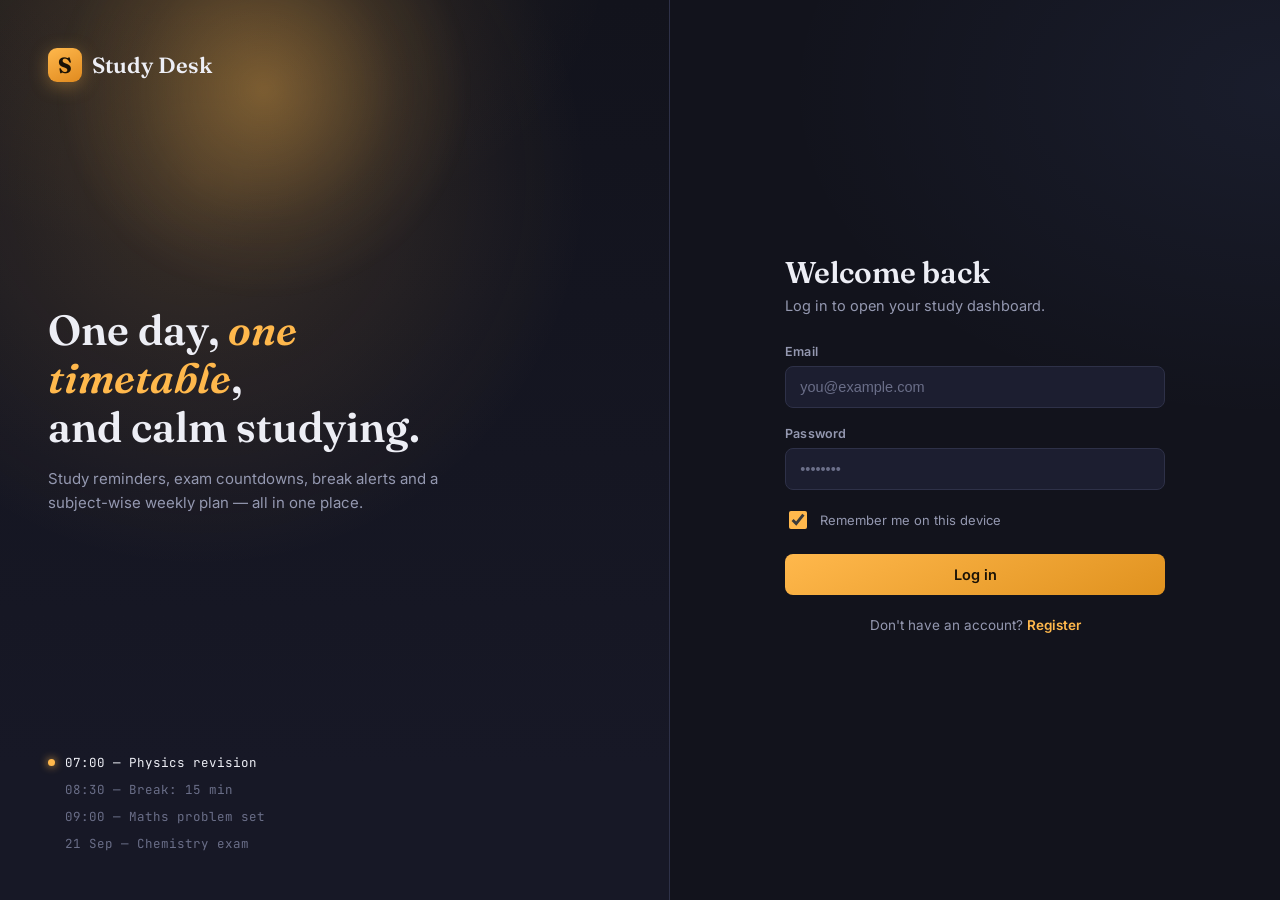
<file: index.html>
<!DOCTYPE html>
<html lang="en">
<head>
<meta charset="UTF-8">
<meta name="viewport" content="width=device-width, initial-scale=1.0">
<title>Dashboard — Study Desk</title>
<link rel="stylesheet" href="style.css">
</head>
<body>

<div class="app-shell" id="appShell">
  <div class="nav-scrim" id="navScrim"></div>

  <aside class="sidebar" id="sidebar">
    <div class="brand"><span class="brand-mark">S</span> Study Desk</div>

    <nav>
      <button class="nav-link active" data-view="overview">
        <svg viewBox="0 0 24 24" fill="none" stroke="currentColor" stroke-width="2"><rect x="3" y="3" width="7" height="9" rx="1.5"/><rect x="14" y="3" width="7" height="5" rx="1.5"/><rect x="14" y="12" width="7" height="9" rx="1.5"/><rect x="3" y="16" width="7" height="5" rx="1.5"/></svg>
        Overview
      </button>
      <button class="nav-link" data-view="study">
        <svg viewBox="0 0 24 24" fill="none" stroke="currentColor" stroke-width="2"><path d="M4 19.5A2.5 2.5 0 0 1 6.5 17H20"/><path d="M6.5 2H20v20H6.5A2.5 2.5 0 0 1 4 19.5v-15A2.5 2.5 0 0 1 6.5 2z"/></svg>
        Study Reminders
      </button>
      <button class="nav-link" data-view="exam">
        <svg viewBox="0 0 24 24" fill="none" stroke="currentColor" stroke-width="2"><path d="M9 11l3 3L22 4"/><path d="M21 12v7a2 2 0 0 1-2 2H5a2 2 0 0 1-2-2V5a2 2 0 0 1 2-2h11"/></svg>
        Exam Reminders
      </button>
      <button class="nav-link" data-view="break">
        <svg viewBox="0 0 24 24" fill="none" stroke="currentColor" stroke-width="2"><circle cx="12" cy="12" r="10"/><path d="M12 6v6l4 2"/></svg>
        Break Reminders
      </button>
      <button class="nav-link" data-view="timetable">
        <svg viewBox="0 0 24 24" fill="none" stroke="currentColor" stroke-width="2"><rect x="3" y="4" width="18" height="18" rx="2"/><path d="M3 10h18M8 2v4M16 2v4"/></svg>
        Time Table
      </button>
    </nav>

    <div class="sidebar-footer">
      <div class="avatar" id="userAvatar">?</div>
      <div class="who">
        <div class="name" id="userName">—</div>
        <div class="email" id="userEmail">—</div>
      </div>
      <button class="btn-icon" id="logoutBtn" title="Logout">
        <svg viewBox="0 0 24 24" width="16" height="16" fill="none" stroke="currentColor" stroke-width="2"><path d="M9 21H5a2 2 0 0 1-2-2V5a2 2 0 0 1 2-2h4"/><path d="M16 17l5-5-5-5"/><path d="M21 12H9"/></svg>
      </button>
    </div>
  </aside>

  <main class="main">
    <div class="topbar">
      <div>
        <button class="btn btn-ghost btn-sm hamburger" id="hamburgerBtn">☰ Menu</button>
        <h1 id="pageTitle">Hello, <span id="greetName">Student</span> 👋</h1>
        <div class="date-line" id="todayLine">—</div>
      </div>
    </div>

    <!-- OVERVIEW -->
    <section class="view active" id="view-overview">
      <div class="stat-row">
        <div class="stat-card accent-amber">
          <div class="stat-label">Study reminders</div>
          <div class="stat-value" id="statStudy">0</div>
        </div>
        <div class="stat-card accent-danger">
          <div class="stat-label">Upcoming exams</div>
          <div class="stat-value" id="statExam">0</div>
        </div>
        <div class="stat-card accent-mint">
          <div class="stat-label">Break reminders</div>
          <div class="stat-value" id="statBreak">0</div>
        </div>
        <div class="stat-card accent-blue">
          <div class="stat-label">Weekly classes</div>
          <div class="stat-value" id="statSlots">0</div>
        </div>
      </div>

      <div class="section">
        <div class="section-head">
          <h2>Today's reminders</h2>
          <span class="count" id="todayCount">0</span>
        </div>
        <div class="list" id="todayList"></div>
      </div>

      <div class="section">
        <div class="section-head">
          <h2>Upcoming exams</h2>
        </div>
        <div class="list" id="overviewExamList"></div>
      </div>
    </section>

    <!-- STUDY REMINDERS -->
    <section class="view" id="view-study">
      <div class="section">
        <div class="card">
          <h2 style="font-family:var(--font-display); font-size:17px; margin:0 0 14px;">New study reminder</h2>
          <form id="studyForm" class="form-grid">
            <div class="field field-wide">
              <label>Subject / Topic</label>
              <input type="text" id="studySubject" placeholder="e.g. Physics — Motion chapter" required>
            </div>
            <div class="field">
              <label>Date</label>
              <input type="date" id="studyDate" required>
            </div>
            <div class="field">
              <label>Time</label>
              <input type="time" id="studyTime" required>
            </div>
            <div class="field">
              <label>Repeat</label>
              <select id="studyRepeat">
                <option value="once">Once</option>
                <option value="daily">Daily</option>
                <option value="weekly">Weekly</option>
              </select>
            </div>
            <div class="field">
              <button type="submit" class="btn btn-primary btn-block">+ Add</button>
            </div>
          </form>
        </div>
      </div>

      <div class="section">
        <div class="section-head">
          <h2>All study reminders</h2>
          <span class="count" id="studyCount">0</span>
        </div>
        <div class="list" id="studyList"></div>
      </div>
    </section>

    <!-- EXAM REMINDERS -->
    <section class="view" id="view-exam">
      <div class="section">
        <div class="card">
          <h2 style="font-family:var(--font-display); font-size:17px; margin:0 0 14px;">New exam reminder</h2>
          <form id="examForm" class="form-grid">
            <div class="field field-wide">
              <label>Exam name</label>
              <input type="text" id="examName" placeholder="e.g. Chemistry Mid-term" required>
            </div>
            <div class="field">
              <label>Date</label>
              <input type="date" id="examDate" required>
            </div>
            <div class="field">
              <label>Time</label>
              <input type="time" id="examTime" value="09:00">
            </div>
            <div class="field field-wide">
              <label>Notes (optional)</label>
              <input type="text" id="examNotes" placeholder="Syllabus, room number, etc.">
            </div>
            <div class="field">
              <button type="submit" class="btn btn-primary btn-block">+ Add</button>
            </div>
          </form>
        </div>
      </div>

      <div class="section">
        <div class="section-head">
          <h2>All exams</h2>
          <span class="count" id="examCount">0</span>
        </div>
        <div class="list" id="examList"></div>
      </div>
    </section>

    <!-- BREAK REMINDERS -->
    <section class="view" id="view-break">
      <div class="section">
        <div class="card">
          <h2 style="font-family:var(--font-display); font-size:17px; margin:0 0 14px;">New break reminder</h2>
          <form id="breakForm" class="form-grid">
            <div class="field field-wide">
              <label>Label for the break</label>
              <input type="text" id="breakLabel" placeholder="e.g. Tea break, Walk, Eye rest">
            </div>
            <div class="field">
              <label>Study session (min)</label>
              <input type="number" id="breakStudyMin" value="50" min="5" max="180">
            </div>
            <div class="field">
              <label>Break length (min)</label>
              <input type="number" id="breakLenMin" value="10" min="1" max="60">
            </div>
            <div class="field">
              <button type="submit" class="btn btn-primary btn-block">+ Add</button>
            </div>
          </form>
          <p class="field-hint" style="margin-top:12px;">This automatic cycle will keep running: once the study session ends, a break reminder will appear, until you stop it.</p>
        </div>
      </div>

      <div class="section">
        <div class="section-head">
          <h2>Break cycles</h2>
          <span class="count" id="breakCount">0</span>
        </div>
        <div class="list" id="breakList"></div>
      </div>
    </section>

    <!-- TIMETABLE -->
    <section class="view" id="view-timetable">
      <div class="section">
        <div class="card">
          <h2 style="font-family:var(--font-display); font-size:17px; margin:0 0 14px;">Add a subject to the timetable</h2>
          <form id="timetableForm" class="form-grid">
            <div class="field">
              <label>Day</label>
              <select id="ttDay">
                <option value="0">Monday</option>
                <option value="1">Tuesday</option>
                <option value="2">Wednesday</option>
                <option value="3">Thursday</option>
                <option value="4">Friday</option>
                <option value="5">Saturday</option>
                <option value="6">Sunday</option>
              </select>
            </div>
            <div class="field">
              <label>Start time</label>
              <input type="time" id="ttStart" value="09:00" required>
            </div>
            <div class="field">
              <label>End time</label>
              <input type="time" id="ttEnd" value="10:00" required>
            </div>
            <div class="field field-wide">
              <label>Subject name</label>
              <input type="text" id="ttSubject" placeholder="e.g. Biology" required>
            </div>
            <div class="field">
              <button type="submit" class="btn btn-primary btn-block">+ Add slot</button>
            </div>
          </form>
        </div>
      </div>

      <div class="section">
        <div class="section-head">
          <h2>Weekly subject-wise timetable</h2>
        </div>
        <div class="timetable-wrap">
          <table class="timetable" id="timetableGrid"></table>
        </div>
        <div class="subject-legend" id="subjectLegend"></div>
      </div>
    </section>

  </main>
</div>

<!-- Confirm delete modal -->
<div class="modal-backdrop" id="confirmModal">
  <div class="modal">
    <h3>Remove this?</h3>
    <p style="color:var(--text-muted); font-size:13.5px; margin:0;">This entry cannot be recovered.</p>
    <div class="modal-actions">
      <button class="btn btn-ghost" id="cancelDelete">Cancel</button>
      <button class="btn btn-danger-ghost" id="confirmDelete">Delete</button>
    </div>
  </div>
</div>

<div class="toast-stack" id="toastStack"></div>

<script src="script.js"></script>
<script src="app.js"></script>
</body>
</html>
</file>
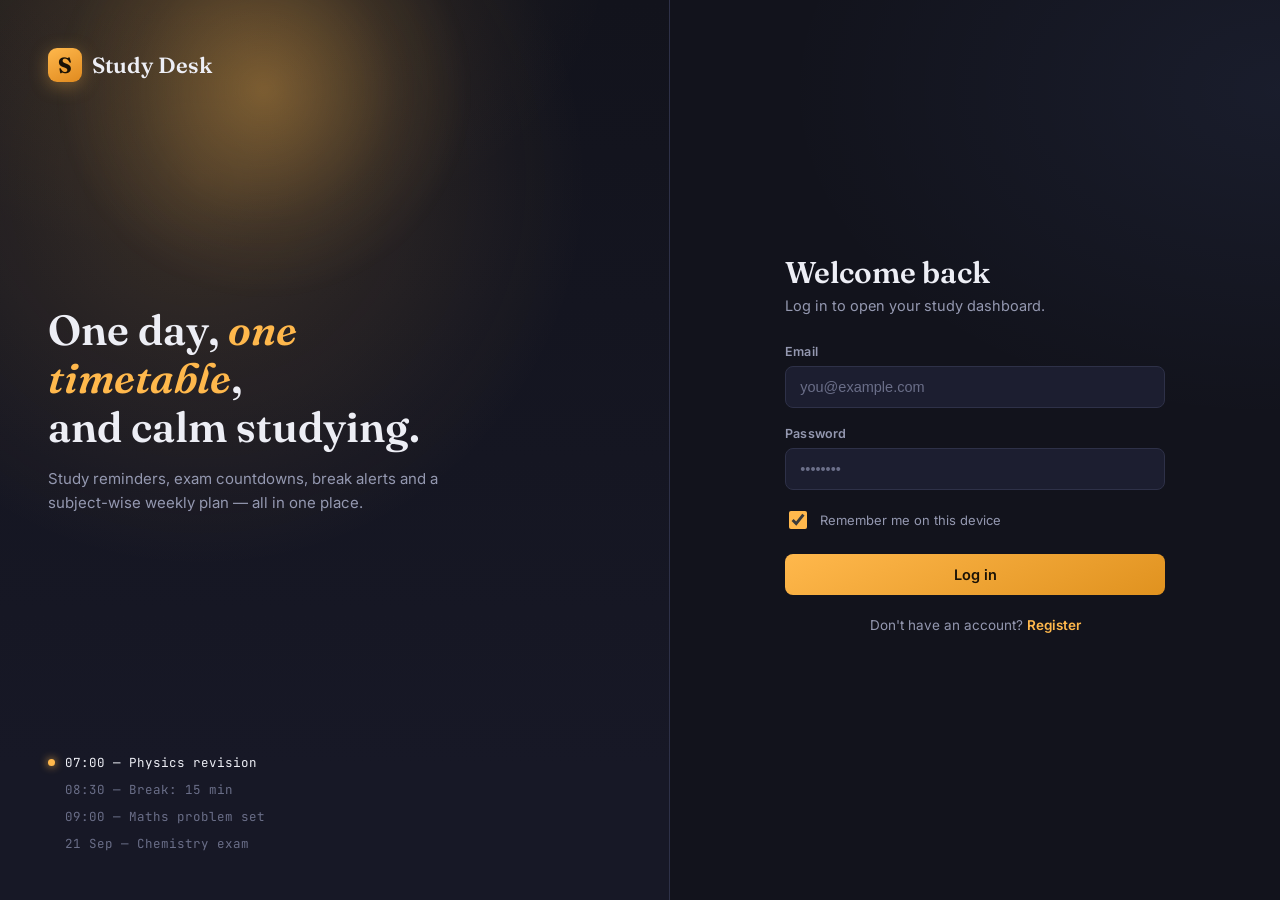
<file: login.html>
<!DOCTYPE html>
<html lang="en">
<head>
<meta charset="UTF-8">
<meta name="viewport" content="width=device-width, initial-scale=1.0">
<title>Login — Study Desk</title>
<link rel="stylesheet" href="style.css">
</head>
<body>

<div class="auth-shell">

  <!-- Left visual panel -->
  <div class="auth-visual">
    <div class="lamp"></div>
    <div class="auth-visual-top">
      <div class="brand">
        <span class="brand-mark">S</span>
        Study Desk
      </div>
    </div>

    <div class="auth-visual-mid">
      <h1 class="headline">One day, <em>one timetable</em>,<br>and calm studying.</h1>
      <p>Study reminders, exam countdowns, break alerts and a subject-wise weekly plan — all in one place.</p>
    </div>

    <div class="desk-schedule">
      <div class="row active"><span class="dot"></span> 07:00 — Physics revision</div>
      <div class="row"><span class="dot"></span> 08:30 — Break: 15 min</div>
      <div class="row"><span class="dot"></span> 09:00 — Maths problem set</div>
      <div class="row"><span class="dot"></span> 21 Sep — Chemistry exam</div>
    </div>
  </div>

  <!-- Right form panel -->
  <div class="auth-panel">
    <div class="auth-card">
      <div class="mobile-brand">
        <span class="brand-mark">S</span> Study Desk
      </div>

      <h1>Welcome back</h1>
      <p class="sub">Log in to open your study dashboard.</p>

      <div class="alert" id="formAlert"></div>

      <form id="loginForm" novalidate>
        <div class="field" id="emailField">
          <label for="email">Email</label>
          <input type="email" id="email" placeholder="you@example.com" autocomplete="username">
          <div class="field-error">Enter a valid email.</div>
        </div>

        <div class="field" id="passwordField">
          <label for="password">Password</label>
          <input type="password" id="password" placeholder="••••••••" autocomplete="current-password">
          <div class="field-error">Password is incorrect or missing.</div>
        </div>

        <div class="checkbox-row" style="margin-bottom:22px;">
          <input type="checkbox" id="remember" checked>
          <label for="remember" style="font-size:13px; color:var(--text-muted); margin:0;">Remember me on this device</label>
        </div>

        <button type="submit" class="btn btn-primary">Log in</button>
      </form>

      <p class="auth-switch">Don't have an account? <a href="register.html">Register</a></p>
    </div>
  </div>

</div>

<script src="script.js"></script>
<script>

  if (getSession()) {
    window.location.href = "index.html";
  }

  const form = document.getElementById('loginForm');
  const alertBox = document.getElementById('formAlert');

  form.addEventListener('submit', async function(e){
    e.preventDefault();
    alertBox.classList.remove('show');
    document.getElementById('emailField').classList.remove('has-error');
    document.getElementById('passwordField').classList.remove('has-error');

    const email = document.getElementById('email').value.trim().toLowerCase();
    const password = document.getElementById('password').value;

    let hasError = false;
    if (!email || !validateEmail(email)) {
      document.getElementById('emailField').classList.add('has-error');
      hasError = true;
    }
    if (!password) {
      document.getElementById('passwordField').classList.add('has-error');
      hasError = true;
    }
    if (hasError) return;

    try {
      await loginUser(email, password);
      window.location.href = "index.html";
    } catch (err) {
      alertBox.textContent = "Email or password is incorrect. Please try again.";
      alertBox.classList.add('show');
    }
  });
</script>
</body>
</html>
</file>
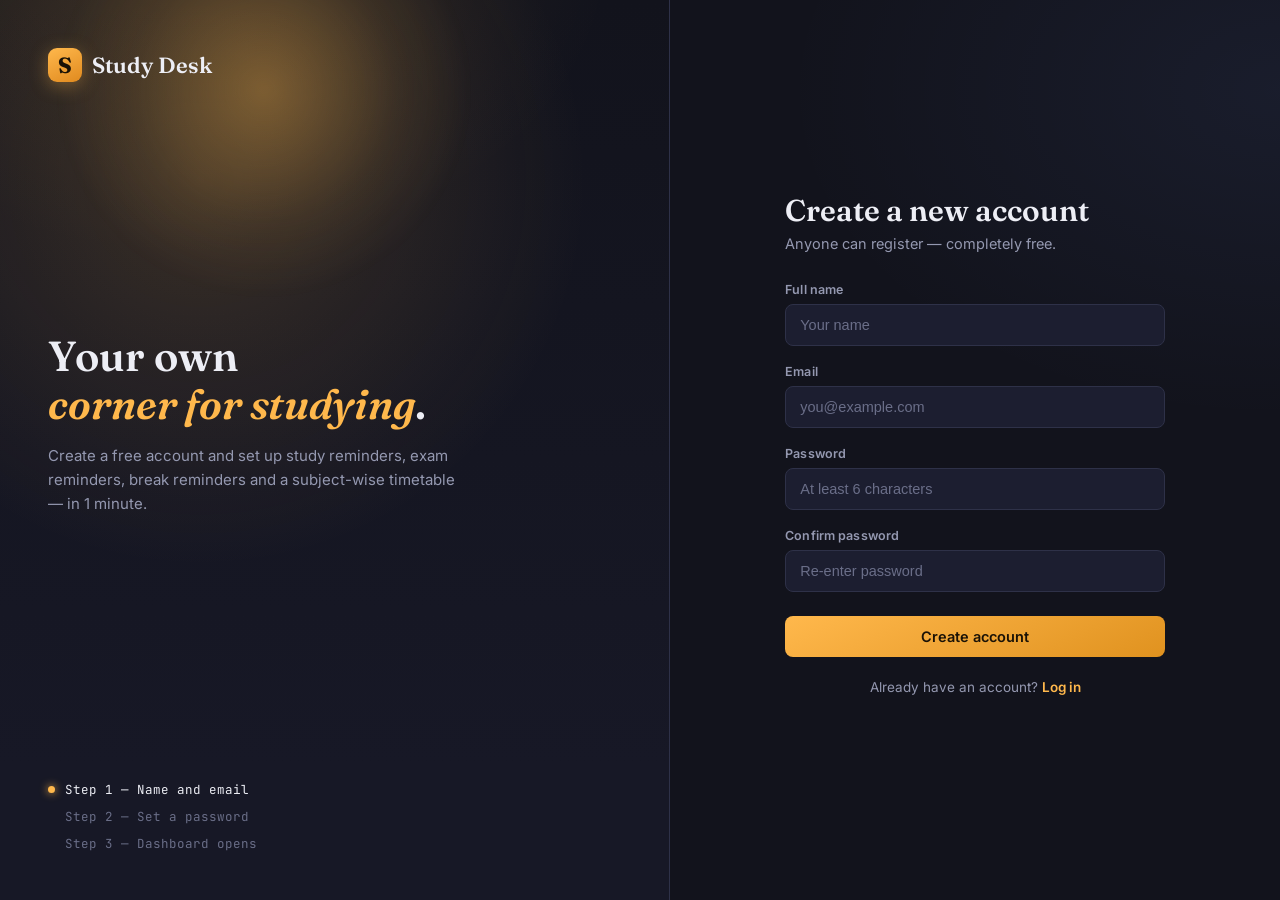
<file: register.html>
<!DOCTYPE html>
<html lang="en">
<head>
<meta charset="UTF-8">
<meta name="viewport" content="width=device-width, initial-scale=1.0">
<title>Register — Study Desk</title>
<link rel="stylesheet" href="style.css">
</head>
<body>

<div class="auth-shell">

  <!-- Left visual panel -->
  <div class="auth-visual">
    <div class="lamp"></div>
    <div class="auth-visual-top">
      <div class="brand">
        <span class="brand-mark">S</span>
        Study Desk
      </div>
    </div>

    <div class="auth-visual-mid">
      <h1 class="headline">Your own<br><em>corner for studying</em>.</h1>
      <p>Create a free account and set up study reminders, exam reminders, break reminders and a subject-wise timetable — in 1 minute.</p>
    </div>

    <div class="desk-schedule">
      <div class="row active"><span class="dot"></span> Step 1 — Name and email</div>
      <div class="row"><span class="dot"></span> Step 2 — Set a password</div>
      <div class="row"><span class="dot"></span> Step 3 — Dashboard opens</div>
    </div>
  </div>

  <!-- Right form panel -->
  <div class="auth-panel">
    <div class="auth-card">
      <div class="mobile-brand">
        <span class="brand-mark">S</span> Study Desk
      </div>

      <h1>Create a new account</h1>
      <p class="sub">Anyone can register — completely free.</p>

      <div class="alert" id="formAlert"></div>

      <form id="registerForm" novalidate>
        <div class="field" id="nameField">
          <label for="name">Full name</label>
          <input type="text" id="name" placeholder="Your name">
          <div class="field-error">Enter your name.</div>
        </div>

        <div class="field" id="emailField">
          <label for="email">Email</label>
          <input type="email" id="email" placeholder="you@example.com" autocomplete="username">
          <div class="field-error">Enter a valid email.</div>
        </div>

        <div class="field" id="passwordField">
          <label for="password">Password</label>
          <input type="password" id="password" placeholder="At least 6 characters" autocomplete="new-password">
          <div class="field-error">Password must be at least 6 characters.</div>
        </div>

        <div class="field" id="confirmField">
          <label for="confirm">Confirm password</label>
          <input type="password" id="confirm" placeholder="Re-enter password" autocomplete="new-password">
          <div class="field-error">Passwords do not match.</div>
        </div>

        <button type="submit" class="btn btn-primary" style="margin-top:6px;">Create account</button>
      </form>

      <p class="auth-switch">Already have an account? <a href="login.html">Log in</a></p>
    </div>
  </div>

</div>

<script src="script.js"></script>
<script>
 
  if (getSession()) {
    window.location.href = "index.html";
  }

  const form = document.getElementById('registerForm');
  const alertBox = document.getElementById('formAlert');
  const fieldIds = ['name','email','password','confirm'];

  form.addEventListener('submit', async function(e){
    e.preventDefault();
    alertBox.classList.remove('show');
    fieldIds.forEach(id => document.getElementById(id+'Field').classList.remove('has-error'));

    const name = document.getElementById('name').value.trim();
    const email = document.getElementById('email').value.trim().toLowerCase();
    const password = document.getElementById('password').value;
    const confirm = document.getElementById('confirm').value;

    let hasError = false;
    if (!name) { document.getElementById('nameField').classList.add('has-error'); hasError = true; }
    if (!email || !validateEmail(email)) { document.getElementById('emailField').classList.add('has-error'); hasError = true; }
    if (!password || password.length < 6) { document.getElementById('passwordField').classList.add('has-error'); hasError = true; }
    if (confirm !== password || !confirm) { document.getElementById('confirmField').classList.add('has-error'); hasError = true; }
    if (hasError) return;

    try {
      await registerUser(name, email, password);
      window.location.href = "index.html";
    } catch (err) {
      alertBox.textContent = err.message.includes('already') ? "This email is already registered. Please log in." : "Something went wrong, please try again.";
      alertBox.classList.add('show');
    }
  });
</script>
</body>
</html>
</file>
<file: style.css>
/* ========================================================
   Study Desk — shared stylesheet
   Theme: a night study desk under a warm lamp
   ======================================================== */

@import url('https://fonts.googleapis.com/css2?family=Fraunces:opsz,wght@9..144,500;9..144,600;9..144,700&family=Inter:wght@400;500;600;700&family=JetBrains+Mono:wght@400;500;600&display=swap');

:root{
  --bg: #12131c;
  --bg-soft: #171826;
  --surface: #1c1e30;
  --surface-2: #242739;
  --border: #2e3148;
  --border-soft: #262940;

  --text: #edeef5;
  --text-muted: #9498b0;
  --text-faint: #6a6e88;

  --accent: #ffb84c;
  --accent-dim: #7a5a2c;
  --accent-2: #7c9eff;
  --accent-3: #6ee7b7;
  --danger: #ff6b6b;
  --danger-dim: #4a2a2a;

  --radius-sm: 8px;
  --radius: 14px;
  --radius-lg: 22px;

  --shadow-lamp: 0 0 120px 40px rgba(255,184,76,0.08);
  --shadow-card: 0 8px 24px rgba(0,0,0,0.35);

  --font-display: 'Fraunces', serif;
  --font-body: 'Inter', system-ui, sans-serif;
  --font-mono: 'JetBrains Mono', monospace;
}

*, *::before, *::after{ box-sizing: border-box; }

html, body{
  margin: 0;
  padding: 0;
  min-height: 100vh;
  background: var(--bg);
  color: var(--text);
  font-family: var(--font-body);
  -webkit-font-smoothing: antialiased;
}

body{
  background-image:
    radial-gradient(ellipse 700px 500px at 15% -5%, rgba(255,184,76,0.10), transparent 60%),
    radial-gradient(ellipse 900px 600px at 100% 10%, rgba(124,158,255,0.07), transparent 55%);
  background-attachment: fixed;
}

a{ color: inherit; }
button{ font-family: inherit; }
::selection{ background: var(--accent); color: #14151f; }

:focus-visible{
  outline: 2px solid var(--accent);
  outline-offset: 2px;
  border-radius: 4px;
}

::-webkit-scrollbar{ width: 10px; height: 10px; }
::-webkit-scrollbar-track{ background: transparent; }
::-webkit-scrollbar-thumb{ background: var(--border); border-radius: 10px; }
::-webkit-scrollbar-thumb:hover{ background: var(--border-soft); }

.eyebrow{
  font-family: var(--font-mono);
  font-size: 11.5px;
  letter-spacing: 0.14em;
  text-transform: uppercase;
  color: var(--accent);
}

/* ========================================================
   AUTH PAGES (login / register)
   ======================================================== */

.auth-shell{
  min-height: 100vh;
  display: grid;
  grid-template-columns: 1.1fr 1fr;
}

@media (max-width: 900px){
  .auth-shell{ grid-template-columns: 1fr; }
  .auth-visual{ display: none; }
}

.auth-visual{
  position: relative;
  overflow: hidden;
  border-right: 1px solid var(--border);
  display: flex;
  flex-direction: column;
  justify-content: space-between;
  padding: 48px;
  background:
    radial-gradient(circle at 30% 20%, rgba(255,184,76,0.16), transparent 45%),
    linear-gradient(180deg, #15172400, var(--bg-soft) 85%);
}

.lamp{
  position: absolute;
  top: -120px;
  left: 8%;
  width: 420px;
  height: 420px;
  border-radius: 50%;
  background: radial-gradient(circle, rgba(255,184,76,0.35) 0%, rgba(255,184,76,0.08) 45%, transparent 70%);
  filter: blur(4px);
  animation: flicker 6s ease-in-out infinite;
}

@keyframes flicker{
  0%, 100%{ opacity: 1; }
  50%{ opacity: 0.85; }
}

.auth-visual-top .brand{
  display: flex;
  align-items: center;
  gap: 10px;
  font-family: var(--font-display);
  font-size: 22px;
  font-weight: 600;
  position: relative;
  z-index: 2;
}
.brand-mark{
  width: 34px; height: 34px;
  border-radius: 9px;
  background: linear-gradient(155deg, var(--accent), #e08a1f);
  display: flex; align-items: center; justify-content: center;
  color: #1a1206;
  font-family: var(--font-display);
  font-weight: 700;
  box-shadow: 0 4px 18px rgba(255,184,76,0.35);
}

.auth-visual-mid{
  position: relative;
  z-index: 2;
  max-width: 420px;
}
.auth-visual-mid .headline{
  font-family: var(--font-display);
  font-size: 42px;
  line-height: 1.15;
  font-weight: 600;
  margin: 0 0 16px;
}
.auth-visual-mid .headline em{
  font-style: italic;
  color: var(--accent);
}
.auth-visual-mid p{
  color: var(--text-muted);
  font-size: 15px;
  line-height: 1.6;
}

.desk-schedule{
  position: relative;
  z-index: 2;
  display: flex;
  flex-direction: column;
  gap: 10px;
  font-family: var(--font-mono);
  font-size: 12.5px;
}
.desk-schedule .row{
  display: flex;
  align-items: center;
  gap: 10px;
  color: var(--text-faint);
}
.desk-schedule .dot{
  width: 7px; height: 7px; border-radius: 50%;
  flex-shrink: 0;
}
.desk-schedule .row.active{ color: var(--text); }
.desk-schedule .row.active .dot{ background: var(--accent); box-shadow: 0 0 8px var(--accent); }

.auth-panel{
  display: flex;
  align-items: center;
  justify-content: center;
  padding: 40px 32px;
}

.auth-card{
  width: 100%;
  max-width: 380px;
}

.auth-card .mobile-brand{
  display: none;
  align-items: center;
  gap: 10px;
  font-family: var(--font-display);
  font-size: 20px;
  font-weight: 600;
  margin-bottom: 32px;
}
@media (max-width: 900px){
  .auth-card .mobile-brand{ display: flex; }
}

.auth-card h1{
  font-family: var(--font-display);
  font-size: 30px;
  font-weight: 600;
  margin: 0 0 6px;
}
.auth-card .sub{
  color: var(--text-muted);
  font-size: 14.5px;
  margin: 0 0 30px;
}

.field{ margin-bottom: 18px; }
.field label{
  display: block;
  font-size: 12.5px;
  font-weight: 600;
  color: var(--text-muted);
  margin-bottom: 7px;
  letter-spacing: 0.01em;
}
.field input, .field select{
  width: 100%;
  background: var(--surface);
  border: 1px solid var(--border);
  color: var(--text);
  padding: 12px 14px;
  border-radius: var(--radius-sm);
  font-size: 14.5px;
  transition: border-color .15s ease, background .15s ease;
}
.field input::placeholder{ color: var(--text-faint); }
.field input:focus, .field select:focus{
  border-color: var(--accent);
  background: var(--surface-2);
}
.field-hint{
  font-size: 11.5px;
  color: var(--text-faint);
  margin-top: 6px;
}
.field-error{
  font-size: 12px;
  color: var(--danger);
  margin-top: 6px;
  display: none;
}
.field.has-error input{ border-color: var(--danger); }
.field.has-error .field-error{ display: block; }

.btn{
  display: inline-flex;
  align-items: center;
  justify-content: center;
  gap: 8px;
  border: none;
  border-radius: var(--radius-sm);
  padding: 12px 18px;
  font-size: 14.5px;
  font-weight: 600;
  cursor: pointer;
  transition: transform .12s ease, filter .15s ease, background .15s ease;
}
.btn:active{ transform: translateY(1px); }
.btn-primary{
  background: linear-gradient(155deg, var(--accent), #e0921f);
  color: #1a1206;
  width: 100%;
}
.btn-primary:hover{ filter: brightness(1.06); }
.btn-ghost{
  background: transparent;
  border: 1px solid var(--border);
  color: var(--text);
}
.btn-ghost:hover{ background: var(--surface); }
.btn-sm{ padding: 8px 12px; font-size: 13px; }
.btn-danger-ghost{
  background: transparent;
  border: 1px solid var(--danger-dim);
  color: var(--danger);
}
.btn-danger-ghost:hover{ background: rgba(255,107,107,0.08); }
.btn-block{ width: 100%; }
.btn-icon{
  width: 34px; height: 34px; padding: 0;
  background: var(--surface);
  border: 1px solid var(--border);
  color: var(--text-muted);
  border-radius: 9px;
}
.btn-icon:hover{ color: var(--text); border-color: var(--border-soft); }

.auth-switch{
  text-align: center;
  margin-top: 22px;
  font-size: 13.5px;
  color: var(--text-muted);
}
.auth-switch a{
  color: var(--accent);
  font-weight: 600;
  text-decoration: none;
}
.auth-switch a:hover{ text-decoration: underline; }

.alert{
  display: none;
  align-items: flex-start;
  gap: 10px;
  padding: 11px 13px;
  border-radius: var(--radius-sm);
  font-size: 13px;
  margin-bottom: 18px;
  border: 1px solid var(--danger-dim);
  background: rgba(255,107,107,0.08);
  color: #ffb3b3;
}
.alert.show{ display: flex; }
.alert.success{
  border-color: #2c4a3a;
  background: rgba(110,231,183,0.08);
  color: var(--accent-3);
}

/* ========================================================
   APP SHELL (dashboard)
   ======================================================== */

.app-shell{
  display: grid;
  grid-template-columns: 250px 1fr;
  min-height: 100vh;
}
@media (max-width: 860px){
  .app-shell{ grid-template-columns: 1fr; }
  .sidebar{ display: none; }
  .app-shell.nav-open .sidebar{
    display: flex;
    position: fixed;
    inset: 0 20% 0 0;
    z-index: 50;
  }
  .app-shell.nav-open .nav-scrim{
    display: block;
    position: fixed; inset: 0; z-index: 49;
    background: rgba(0,0,0,0.5);
  }
}
.nav-scrim{ display: none; }

.sidebar{
  border-right: 1px solid var(--border);
  background: var(--bg-soft);
  padding: 26px 20px;
  display: flex;
  flex-direction: column;
  gap: 28px;
}

.sidebar .brand{
  display: flex;
  align-items: center;
  gap: 10px;
  font-family: var(--font-display);
  font-size: 19px;
  font-weight: 600;
  padding: 0 6px;
}

.sidebar nav{
  display: flex;
  flex-direction: column;
  gap: 4px;
}
.nav-link{
  display: flex;
  align-items: center;
  gap: 11px;
  padding: 10px 12px;
  border-radius: var(--radius-sm);
  color: var(--text-muted);
  text-decoration: none;
  font-size: 14px;
  font-weight: 500;
  cursor: pointer;
  border: none;
  background: transparent;
  width: 100%;
  text-align: left;
}
.nav-link svg{ width: 17px; height: 17px; flex-shrink: 0; opacity: 0.85; }
.nav-link:hover{ background: var(--surface); color: var(--text); }
.nav-link.active{
  background: var(--surface-2);
  color: var(--text);
  box-shadow: inset 2px 0 0 var(--accent);
}

.sidebar-footer{
  margin-top: auto;
  border-top: 1px solid var(--border);
  padding-top: 16px;
  display: flex;
  align-items: center;
  gap: 10px;
}
.avatar{
  width: 36px; height: 36px;
  border-radius: 50%;
  background: linear-gradient(155deg, var(--accent-2), #4c63a8);
  display: flex; align-items: center; justify-content: center;
  font-weight: 700;
  font-size: 13.5px;
  color: #0d1120;
  flex-shrink: 0;
}
.sidebar-footer .who{ overflow: hidden; }
.sidebar-footer .who .name{ font-size: 13.5px; font-weight: 600; white-space: nowrap; overflow: hidden; text-overflow: ellipsis; }
.sidebar-footer .who .email{ font-size: 11.5px; color: var(--text-faint); white-space: nowrap; overflow: hidden; text-overflow: ellipsis; }
.sidebar-footer .btn-icon{ margin-left: auto; }

.main{
  padding: 30px 36px 60px;
  max-width: 1180px;
}
@media (max-width: 600px){
  .main{ padding: 20px 16px 50px; }
}

.topbar{
  display: flex;
  align-items: flex-start;
  justify-content: space-between;
  gap: 16px;
  margin-bottom: 28px;
  flex-wrap: wrap;
}
.topbar .hamburger{ display: none; }
@media (max-width: 860px){
  .topbar .hamburger{
    display: inline-flex;
    margin-bottom: 12px;
  }
}
.topbar h1{
  font-family: var(--font-display);
  font-size: 28px;
  font-weight: 600;
  margin: 0 0 6px;
}
.topbar .date-line{
  color: var(--text-muted);
  font-size: 14px;
  font-family: var(--font-mono);
}

.stat-row{
  display: grid;
  grid-template-columns: repeat(4, 1fr);
  gap: 14px;
  margin-bottom: 30px;
}
@media (max-width: 760px){ .stat-row{ grid-template-columns: 1fr 1fr; } }

.stat-card{
  background: var(--surface);
  border: 1px solid var(--border);
  border-radius: var(--radius);
  padding: 16px 18px;
}
.stat-card .stat-label{
  font-size: 11.5px;
  color: var(--text-faint);
  text-transform: uppercase;
  letter-spacing: 0.08em;
  font-family: var(--font-mono);
}
.stat-card .stat-value{
  font-family: var(--font-display);
  font-size: 26px;
  font-weight: 600;
  margin-top: 6px;
}
.stat-card.accent-amber .stat-value{ color: var(--accent); }
.stat-card.accent-mint .stat-value{ color: var(--accent-3); }
.stat-card.accent-danger .stat-value{ color: var(--danger); }
.stat-card.accent-blue .stat-value{ color: var(--accent-2); }

.section{ margin-bottom: 34px; }
.section-head{
  display: flex;
  align-items: center;
  justify-content: space-between;
  margin-bottom: 14px;
  gap: 12px;
  flex-wrap: wrap;
}
.section-head h2{
  font-family: var(--font-display);
  font-size: 19px;
  font-weight: 600;
  margin: 0;
}
.section-head .count{
  font-family: var(--font-mono);
  font-size: 12px;
  color: var(--text-faint);
}

.card{
  background: var(--surface);
  border: 1px solid var(--border);
  border-radius: var(--radius);
  padding: 20px;
}

.form-grid{
  display: grid;
  grid-template-columns: repeat(auto-fit, minmax(150px, 1fr));
  gap: 14px;
  align-items: end;
}
.form-grid .field{ margin-bottom: 0; }
.form-grid .field-wide{ grid-column: 1 / -1; }

.list{
  display: flex;
  flex-direction: column;
  gap: 10px;
}

.item{
  display: flex;
  align-items: center;
  gap: 14px;
  background: var(--surface);
  border: 1px solid var(--border);
  border-radius: var(--radius-sm);
  padding: 13px 15px;
}
.item-swatch{
  width: 4px;
  align-self: stretch;
  border-radius: 4px;
  flex-shrink: 0;
}
.item-body{ flex: 1; min-width: 0; }
.item-title{ font-weight: 600; font-size: 14.5px; }
.item-meta{
  font-size: 12px;
  color: var(--text-muted);
  font-family: var(--font-mono);
  margin-top: 3px;
  display: flex;
  gap: 12px;
  flex-wrap: wrap;
}
.item-actions{
  display: flex;
  gap: 8px;
  flex-shrink: 0;
}
.badge{
  font-family: var(--font-mono);
  font-size: 10.5px;
  padding: 3px 8px;
  border-radius: 20px;
  border: 1px solid var(--border-soft);
  color: var(--text-muted);
  white-space: nowrap;
}
.badge.badge-urgent{ color: var(--danger); border-color: var(--danger-dim); background: rgba(255,107,107,0.08); }
.badge.badge-soon{ color: var(--accent); border-color: var(--accent-dim); background: rgba(255,184,76,0.08); }
.badge.badge-ok{ color: var(--accent-3); border-color: #2c4a3a; background: rgba(110,231,183,0.08); }

.empty{
  text-align: center;
  padding: 34px 20px;
  color: var(--text-faint);
  font-size: 13.5px;
  border: 1px dashed var(--border);
  border-radius: var(--radius);
}

/* timetable */
.timetable-wrap{
  overflow-x: auto;
  border: 1px solid var(--border);
  border-radius: var(--radius);
  background: var(--surface);
}
.timetable{
  border-collapse: collapse;
  width: 100%;
  min-width: 720px;
}
.timetable th{
  font-family: var(--font-mono);
  font-size: 11px;
  text-transform: uppercase;
  letter-spacing: 0.06em;
  color: var(--text-faint);
  padding: 12px 10px;
  border-bottom: 1px solid var(--border);
  text-align: left;
  position: sticky;
  top: 0;
  background: var(--surface);
}
.timetable td{
  padding: 6px;
  border-bottom: 1px solid var(--border-soft);
  vertical-align: top;
}
.timetable .time-col{
  font-family: var(--font-mono);
  font-size: 12px;
  color: var(--text-faint);
  white-space: nowrap;
  padding-top: 12px;
}
.slot{
  border-radius: 8px;
  padding: 8px 9px;
  font-size: 12.5px;
  font-weight: 600;
  min-height: 20px;
  cursor: pointer;
  border: 1px solid transparent;
  line-height: 1.3;
  position: relative;
}
.slot:hover{ filter: brightness(1.15); }
.slot .slot-remove{
  display: none;
  position: absolute; top: 3px; right: 5px;
  font-size: 10px; opacity: .8;
}
.slot:hover .slot-remove{ display: block; }
.slot-empty{ min-height: 20px; }
.now-row td{ background: rgba(255,184,76,0.05); }

.subject-legend{
  display: flex;
  flex-wrap: wrap;
  gap: 10px;
  margin-top: 12px;
}
.legend-chip{
  display: flex;
  align-items: center;
  gap: 6px;
  font-size: 12px;
  color: var(--text-muted);
  font-family: var(--font-mono);
}
.legend-dot{ width: 9px; height: 9px; border-radius: 3px; }

.modal-backdrop{
  display: none;
  position: fixed; inset: 0;
  background: rgba(8,9,15,0.6);
  z-index: 80;
  align-items: center;
  justify-content: center;
  padding: 20px;
}
.modal-backdrop.show{ display: flex; }
.modal{
  background: var(--bg-soft);
  border: 1px solid var(--border);
  border-radius: var(--radius-lg);
  padding: 24px;
  width: 100%;
  max-width: 380px;
  box-shadow: var(--shadow-card);
}
.modal h3{
  font-family: var(--font-display);
  font-size: 19px;
  margin: 0 0 16px;
}
.modal-actions{
  display: flex;
  gap: 10px;
  margin-top: 18px;
}
.modal-actions .btn{ flex: 1; }

.toast-stack{
  position: fixed;
  bottom: 22px;
  right: 22px;
  display: flex;
  flex-direction: column;
  gap: 10px;
  z-index: 100;
  max-width: 320px;
}
@media (max-width: 600px){
  .toast-stack{ right: 12px; left: 12px; max-width: none; }
}
.toast{
  background: var(--surface-2);
  border: 1px solid var(--accent-dim);
  border-left: 3px solid var(--accent);
  border-radius: var(--radius-sm);
  padding: 12px 14px;
  font-size: 13px;
  box-shadow: var(--shadow-card);
  animation: toast-in .25s ease;
}
.toast.danger{ border-left-color: var(--danger); border-color: var(--danger-dim); }
.toast.mint{ border-left-color: var(--accent-3); border-color: #2c4a3a; }
.toast strong{ display: block; margin-bottom: 3px; font-size: 13.5px; }
@keyframes toast-in{
  from{ opacity: 0; transform: translateY(8px); }
  to{ opacity: 1; transform: translateY(0); }
}

.tabs{
  display: flex;
  gap: 6px;
  border-bottom: 1px solid var(--border);
  margin-bottom: 20px;
  overflow-x: auto;
}
.tab-btn{
  background: transparent;
  border: none;
  color: var(--text-muted);
  padding: 10px 4px;
  margin-right: 18px;
  font-size: 14px;
  font-weight: 600;
  cursor: pointer;
  border-bottom: 2px solid transparent;
  white-space: nowrap;
}
.tab-btn.active{ color: var(--text); border-bottom-color: var(--accent); }

.view{ display: none; }
.view.active{ display: block; }

.checkbox-row{
  display: flex;
  align-items: center;
  gap: 10px;
}
.checkbox-row input[type="checkbox"]{
  width: 18px; height: 18px;
  accent-color: var(--accent);
}
</file>
